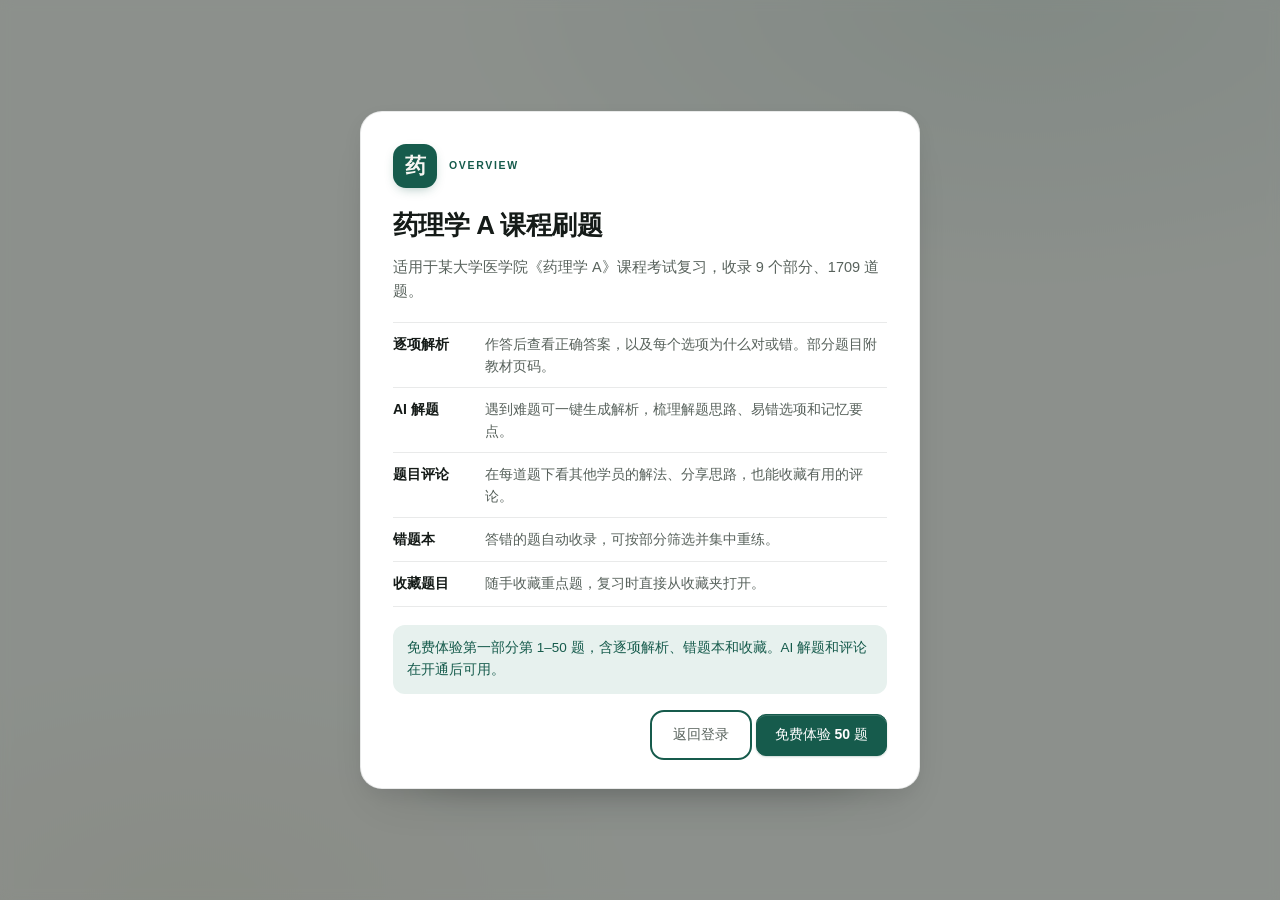
<file: docs/index.html>
<!DOCTYPE html>
<html lang="zh-CN" data-theme="light">
<head>
<meta charset="UTF-8">
<meta name="viewport" content="width=device-width, initial-scale=1.0, viewport-fit=cover">
<meta name="referrer" content="no-referrer">
<meta http-equiv="Content-Security-Policy" content="default-src 'self'; connect-src 'self' https://qjnqnchqqbuzjvlkytjl.supabase.co; style-src 'self' 'unsafe-inline'; object-src 'none'; base-uri 'none'; form-action 'none'">
<title>药理学 · 刷题</title>
<link rel="icon" href="./icon.svg">
<link rel="stylesheet" href="./quiz.css?v=7">
<link rel="stylesheet" href="./portal.css?v=12">
</head>
<body>
<section class="portal" id="login">
  <div class="login-card">
    <div class="portal-head">
      <div class="portal-icon" aria-hidden="true">药</div>
      <span class="portal-eyebrow">PHARMACOLOGY · 10TH ED.</span>
    </div>
    <h1>药理学刷题</h1>
    <p>1709 道题，覆盖 9 个部分 · 逐项解析与云端同步</p>
    <form id="student-form" class="portal-form">
      <label for="student-email">邮箱</label>
      <input id="student-email" type="email" autocomplete="username" required maxlength="254">
      <label for="student-password">密码</label>
      <input id="student-password" type="password" autocomplete="current-password" required maxlength="72">
      <button class="btn primary" type="submit">登录刷题</button>
      <button class="btn ghost" type="button" data-auth-view="register">注册账号</button>
      <div class="auth-links">
        <button type="button" data-auth-view="legacy">旧 ID 迁移</button>
        <button type="button" data-auth-view="recovery">忘记密码</button>
      </div>
    </form>

    <form id="registration-form" class="portal-form" hidden>
      <label for="registration-email">邮箱（登录账号）</label>
      <input id="registration-email" type="email" autocomplete="username" required maxlength="254">
      <a class="btn ghost purchase-link" id="registration-purchase" href="https://m.tb.cn/h.jK5Tm0y?tk=R1ms6hisfuR" target="_blank" rel="noopener noreferrer">去闲鱼购买 · ¥9.90</a>
      <label for="registration-key" id="registration-key-label">闲鱼订单编号</label>
      <input id="registration-key" type="text" autocomplete="off" spellcheck="false" autocapitalize="off"
        required maxlength="128" aria-describedby="registration-hint">
      <p id="registration-hint" class="auth-note">付款后，从闲鱼订单详情复制订单编号。注册通过后，管理员会复核订单。</p>
      <div id="registration-nickname-field" class="admin-field">
        <label for="registration-nickname">昵称（选填）</label>
        <input id="registration-nickname" type="text" autocomplete="nickname" maxlength="40"
          placeholder="留空会生成“学员+四位编号”">
      </div>
      <button class="btn primary" type="submit">发送验证码</button>
      <button class="btn ghost" type="button" data-auth-view="login">返回登录</button>
    </form>

    <form id="verification-form" class="portal-form" hidden>
      <p class="auth-note" id="verification-note"></p>
      <label for="verification-code">邮箱验证码</label>
      <input id="verification-code" type="text" inputmode="numeric" autocomplete="one-time-code"
        pattern="[0-9]{6,10}" maxlength="10" required>
      <label for="verification-password">设置密码</label>
      <input id="verification-password" type="password" autocomplete="new-password" minlength="8"
        maxlength="72" required placeholder="至少 8 个字符">
      <button class="btn primary" id="verification-submit" type="submit">验证并激活账号</button>
      <div class="auth-links">
        <button type="button" id="resend-code">重新发送</button>
        <button type="button" data-auth-view="login">返回登录</button>
      </div>
    </form>
    <p id="login-error" class="auth-message" role="alert" hidden></p>
    <p class="tiny portal-contact">开通或登录异常请联系 <a href="mailto:ShalonPigman176438@hotmail.com">ShalonPigman176438@hotmail.com</a></p>
    <div class="portal-footer">
      <button class="portal-link" id="show-intro" type="button">题库介绍与体验</button>
    </div>
  </div>
</section>
<dialog id="quiz-intro" class="welcome-dialog" aria-labelledby="quiz-intro-title">
  <div class="portal-head">
    <div class="portal-icon" aria-hidden="true">药</div>
    <span class="portal-eyebrow">OVERVIEW</span>
  </div>
  <h2 id="quiz-intro-title">药理学 A 课程刷题</h2>
  <p>适用于某大学医学院《药理学 A》课程考试复习，收录 9 个部分、1709 道题。</p>
  <dl class="welcome-features">
    <div><dt>逐项解析</dt><dd>作答后查看正确答案，以及每个选项为什么对或错。部分题目附教材页码。</dd></div>
    <div><dt>AI 解题</dt><dd>遇到难题可一键生成解析，梳理解题思路、易错选项和记忆要点。</dd></div>
    <div><dt>题目评论</dt><dd>在每道题下看其他学员的解法、分享思路，也能收藏有用的评论。</dd></div>
    <div><dt>错题本</dt><dd>答错的题自动收录，可按部分筛选并集中重练。</dd></div>
    <div><dt>收藏题目</dt><dd>随手收藏重点题，复习时直接从收藏夹打开。</dd></div>
  </dl>
  <p class="trial-note">免费体验第一部分第 1–50 题，含逐项解析、错题本和收藏。AI 解题和评论在开通后可用。</p>
  <p class="auth-message" id="trial-error" role="alert" hidden></p>
  <div class="welcome-actions">
    <button class="btn ghost" id="intro-login" type="button">返回登录</button>
    <button class="btn primary" id="start-trial" type="button">免费体验 50 题</button>
  </div>
</dialog>
<dialog id="trial-lock" class="welcome-dialog trial-lock" aria-labelledby="trial-lock-title">
  <span class="portal-eyebrow">FULL ACCESS</span>
  <h2 id="trial-lock-title">开通完整题库</h2>
  <p>体验范围为第一部分第 1–50 题。注册开通后，可练习全部 1709 题、使用 AI 解题并参与评论。</p>
  <div class="welcome-actions">
    <button class="btn ghost" id="close-trial-lock" type="button">继续体验</button>
    <button class="btn primary" id="trial-register" type="button">注册开通 · ¥9.90</button>
  </div>
</dialog>
<div class="app" id="quiz" hidden>
  <aside class="side">
    <div class="brand">
      <div class="brand-row">
        <span class="brand-badge" aria-hidden="true">药</span>
        <div>
          <b>药理学</b>
          <span id="bank-count">1709 questions</span>
        </div>
      </div>
    </div>
    <nav class="nav" id="nav"></nav>
    <div class="side-foot">
      <button class="iconbtn" id="themeBtn"></button>
      <div class="tiny" id="aboutLink" style="cursor:pointer">人卫第 10 版 · 逐项解析<br>云端同步 · 关于题库</div>
    </div>
  </aside>
  <div class="workspace">
    <div class="account-bar">
      <span class="account-label" id="account-label"></span>
      <button type="button" class="sync-status" id="sync-status" aria-live="polite" title="点击立即同步">已同步</button>
      <button type="button" id="sign-out">退出登录</button>
    </div>
    <main id="main"></main>
  </div>
</div>
<div class="mobile-nav" id="mnav" hidden></div>
<div class="modal" id="about">
  <div class="card">
    <span class="portal-eyebrow">ABOUT</span>
    <h3>关于题库</h3>
    <div class="sub">《药理学学习通题库精解》· 人卫第 10 版</div>
    <ul>
      <li>原书共 <b>1710 题</b>，本程序收录 <b>1709 题</b>；第八部分第 144 题原文选项整段缺失，无法作答，未收录。</li>
      <li>原卷有 <b>6 题</b>答案字段与逐项解析矛盾（如"下列哪项错误"却标注全选），已按解析结论校正，题面标有"答案已校正"。</li>
      <li>每题保留 <b>逐项解析</b>；较难题目附教材页码，共 143 处。</li>
      <li>答题记录、练习进度、错题与收藏自动同步。换设备使用同一邮箱登录，即可继续练习。</li>
    </ul>
    <div class="acts">
      <button class="danger" id="resetBtn">清空全部学习记录</button>
      <button class="btn primary" id="aboutClose">知道了</button>
    </div>
  </div>
</div>
<dialog id="ai-purchase-dialog" class="admin-card quota-dialog" aria-labelledby="ai-purchase-title">
  <span class="portal-eyebrow">AI QUOTA</span>
  <h2 id="ai-purchase-title">¥4.90 解锁 100 次额外 AI 解析</h2>
  <p>加购次数独立于每日免费额度，可跨天使用。每天先用免费次数，用完后再扣加购次数。</p>
  <a class="btn primary purchase-link" href="https://m.tb.cn/h.jnzGxCf?tk=MaDJ6hivD7A" target="_blank" rel="noopener noreferrer">去闲鱼购买 · ¥4.90</a>
  <form id="ai-order-form" class="portal-form">
    <label for="ai-order-number">闲鱼订单编号</label>
    <input id="ai-order-number" type="text" inputmode="numeric" autocomplete="off" pattern="[0-9]{15,24}"
      maxlength="24" required placeholder="粘贴付款后的订单编号">
    <p id="ai-order-feedback" class="admin-feedback" role="status">提交后，管理员核对订单并发放额度。</p>
    <button class="btn primary" type="submit">提交订单</button>
    <button class="btn ghost" id="close-ai-purchase" type="button">关闭</button>
  </form>
</dialog>
<div class="sheet" id="sheet"><div class="panel" id="sheetPanel"></div></div>
<script type="module" src="./quiz.js?v=11"></script>
</body>
</html>
</file>
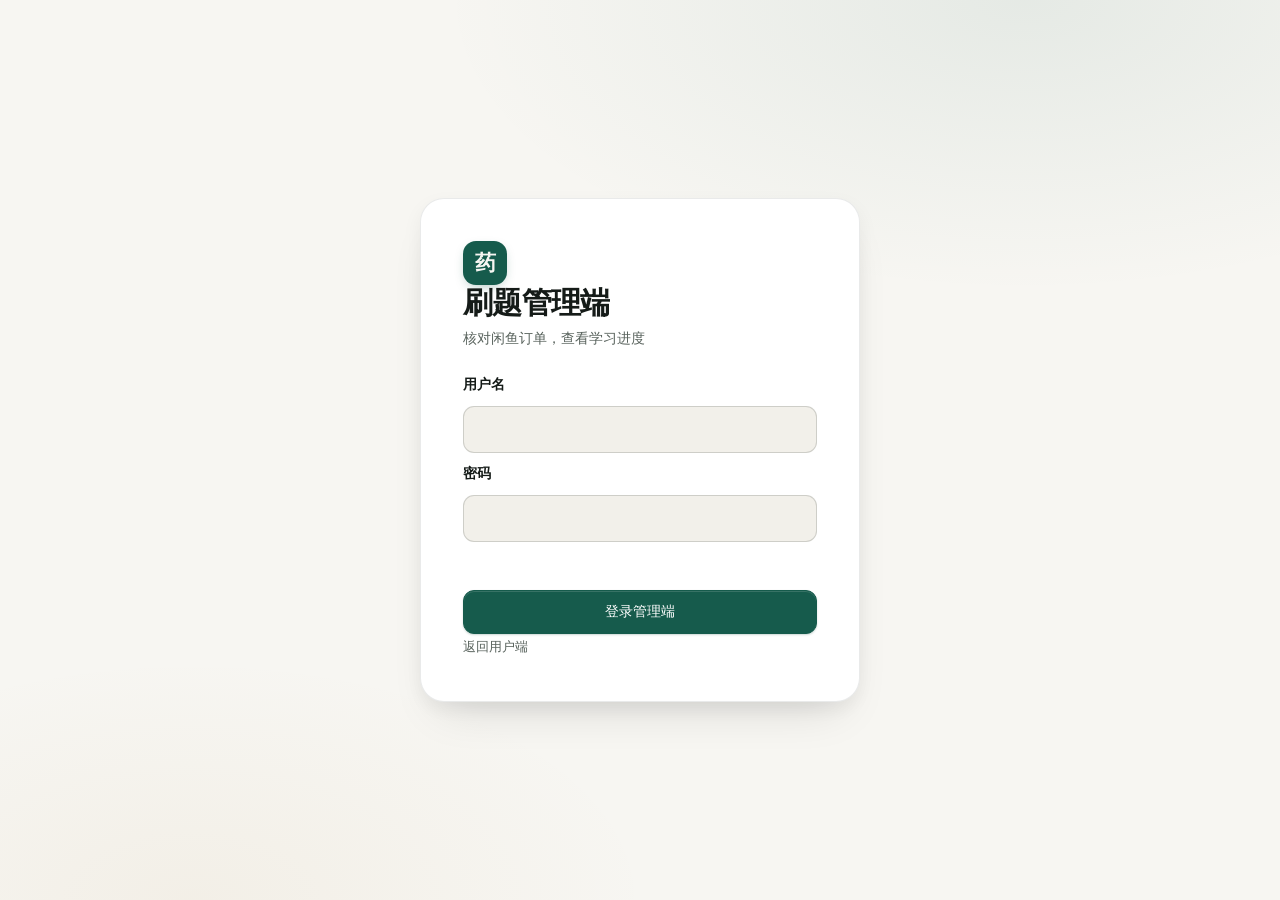
<file: docs/admin/index.html>
<!doctype html>
<html lang="zh-CN" data-theme="light">
<head>
  <meta charset="utf-8">
  <meta name="viewport" content="width=device-width, initial-scale=1">
  <meta name="referrer" content="no-referrer">
  <meta name="robots" content="noindex">
  <meta http-equiv="Content-Security-Policy" content="default-src 'self'; connect-src https://qjnqnchqqbuzjvlkytjl.supabase.co; style-src 'self'; object-src 'none'; base-uri 'none'; form-action 'none'">
  <title>药理学刷题 · 管理端</title>
  <link rel="icon" href="../icon.svg">
  <link rel="stylesheet" href="../quiz.css?v=6">
  <link rel="stylesheet" href="../portal.css?v=10">
</head>
<body>
<section class="portal" id="login">
  <div class="login-card">
    <div class="portal-icon" aria-hidden="true">药</div>
    <h1>刷题管理端</h1>
    <p>核对闲鱼订单，查看学习进度</p>
    <form class="portal-form" id="admin-form">
      <label for="admin-username">用户名</label>
      <input id="admin-username" type="text" autocomplete="username" spellcheck="false" autocapitalize="off" required maxlength="40">
      <label for="admin-password">密码</label>
      <input id="admin-password" type="password" autocomplete="current-password" required maxlength="72">
      <p id="login-error" class="form-error" role="alert"></p>
      <button class="btn primary" type="submit">登录管理端</button>
    </form>
    <a class="portal-link" href="../?v=10">返回用户端</a>
  </div>
</section>

<main class="admin-shell" id="dashboard" hidden>
  <header>
    <div><h1>刷题管理端</h1><small id="admin-account"></small></div>
    <div><a href="../?v=10">打开用户端</a><button type="button" id="sign-out">退出登录</button></div>
  </header>
  <section class="admin-card">
    <h2>闲鱼订单</h2>
    <p>注册订单可先开通。核验不通过时，平台会停用对应账号。AI 订单审核通过后发放 100 次额度。</p>
    <div class="order-toolbar">
      <label for="order-filter">审核状态</label>
      <select id="order-filter">
        <option value="pending">待核对</option>
        <option value="approved">已通过</option>
        <option value="rejected">未通过</option>
      </select>
      <button class="btn" type="button" id="orders-reload">刷新</button>
    </div>
    <p id="orders-empty" hidden>没有这个状态的订单。</p>
    <div class="admin-table-wrap" id="orders-table-wrap" hidden>
      <table class="admin-table">
        <thead><tr><th scope="col">闲鱼订单编号</th><th scope="col">类型</th><th scope="col">学员</th><th scope="col">提交时间</th><th scope="col">操作</th></tr></thead>
        <tbody id="orders-table"></tbody>
      </table>
    </div>
    <div class="order-toolbar" id="orders-pages" hidden>
      <button class="btn" type="button" id="orders-prev">上一页</button>
      <button class="btn" type="button" id="orders-next">下一页</button>
    </div>
    <p class="admin-feedback" id="feedback" role="status"></p>
  </section>

  <section class="admin-card admin-roster">
    <header>
      <h2>学员与学习进度 <small id="student-count"></small></h2>
      <button class="btn" type="button" id="reload">刷新</button>
    </header>
    <p id="empty-list">还没有学员，注册后可在此查看。</p>
    <div class="admin-table-wrap" id="table-wrap" hidden>
      <table class="admin-table">
        <thead><tr><th scope="col">学员</th><th scope="col">状态</th><th scope="col">已练题数</th><th scope="col">作答次数</th><th scope="col">正确率</th><th scope="col">错题</th><th scope="col">最近活动</th><th scope="col">AI 额度</th><th scope="col">操作</th></tr></thead>
        <tbody id="roster"></tbody>
      </table>
    </div>
  </section>
  <section class="admin-card" id="student-detail" hidden>
    <header><h2 id="detail-title">学员详情</h2><button class="btn" id="close-detail" type="button">关闭详情</button></header>
    <label>查看范围 <select id="detail-filter"><option value="comments">有评论的题</option><option value="all">全部学习记录</option><option value="wrong">待复习错题</option></select></label>
    <div id="detail-content"></div>
  </section>
  <section class="admin-card">
    <h2>AI 解析设置</h2>
    <p>填写你申请的模型 API Key 并启用后，学员可使用 AI 一键解析。调用仅发送当前题目和题库解析。</p>
    <form id="ai-form" class="ai-form">
      <label>模型服务商<select id="ai-provider"><option value="doubao">豆包 · 火山方舟</option><option value="gemini">Google Gemini</option><option value="siliconflow">硅基流动</option></select></label>
      <label>模型或推理接入点 ID<input id="ai-model" required maxlength="200" placeholder="例如 doubao-seed-2-0-mini-260428"></label>
      <label>API Key<input id="ai-key" type="password" autocomplete="off" maxlength="1024" placeholder="已有密钥时，留空可继续使用"></label>
      <label>普通学员默认每日免费额度<input id="ai-limit" type="number" min="1" max="100" value="20" required></label>
      <label><input id="ai-enabled" type="checkbox">启用 AI 解析</label>
      <p id="ai-state" role="status"></p>
      <button type="submit" class="btn primary">保存 AI 设置</button>
    </form>
    <p>服务商的免费额度以账户控制台为准。可先使用豆包的安心体验模式，或查看 Gemini 的免费层。</p>
    <p><a href="https://signin.volcengine.com/auth/signup" target="_blank" rel="noreferrer">注册火山引擎</a> · <a href="https://ark.volcengine.com/region:cn-beijing/apikey" target="_blank" rel="noreferrer">火山方舟 API Key</a> · <a href="https://docs.volcengine.com/docs/ark/free-inference-quota?lang=zh" target="_blank" rel="noreferrer">豆包免费额度说明</a> · <a href="https://ai.google.dev/gemini-api/docs/pricing" target="_blank" rel="noreferrer">Gemini 免费层说明</a></p>
  </section>
  <dialog id="quota-dialog" class="admin-card quota-dialog">
    <h2 id="quota-title">学员 AI 额度</h2>
    <p id="quota-status"></p>
    <form id="quota-form" class="ai-form">
      <label>每日免费次数（留空使用默认）<input id="quota-daily" type="number" min="0" max="1000"></label>
      <button type="submit" class="btn primary">保存每日次数</button>
    </form>
    <form id="balance-form" class="ai-form">
      <label>调整升级余额（负数扣减）<input id="quota-adjustment" type="number" min="-100000" max="100000" required></label>
      <button type="submit" class="btn">确认调整</button>
      <button type="button" id="quota-package" class="btn">确认到账并充值</button>
    </form>
    <p id="quota-feedback" role="status"></p>
    <button type="button" class="btn" id="quota-close">关闭</button>
  </dialog>
</main>
<script type="module" src="./admin.js?v=10"></script>
</body>
</html>
</file>
<file: docs/quiz.css>
:root{
  --bg:#F7F6F2; --bar:#C5DDD5; --surf:#FFFFFF; --surf2:#F2F0EA;
  --ink:#151B18; --ink2:#58625C; --ink3:#8A928C;
  --line:rgba(21,27,24,.09); --line2:rgba(21,27,24,.055); --line-strong:rgba(21,27,24,.16);
  --accent:#165B4C; --accent-2:#10473B; --accent-soft:#E7F1EE; --accent-ring:rgba(22,91,76,.16);
  --btn:#165B4C; --btn-2:#10473B;
  --ok:#1F7A54; --ok-soft:#E7F3EC; --bad:#B84237; --bad-soft:#F9EAE8;
  --amber:#A26D16; --amber-soft:#F9F0DC;
  --shadow-xs:0 1px 2px rgba(15,23,20,.04);
  --shadow:0 2px 6px rgba(15,23,20,.04), 0 12px 28px -14px rgba(15,23,20,.09);
  --shadow-lg:0 8px 20px rgba(15,23,20,.06), 0 24px 48px -20px rgba(15,23,20,.14);
  --ease:cubic-bezier(.22,1,.36,1);
  --r:16px;
}
[data-theme="dark"]{
  --bg:#111315; --bar:#274B43; --surf:#181B1F; --surf2:#20242A;
  --ink:#ECEAE3; --ink2:#A3A8A4; --ink3:#747A76;
  --line:rgba(255,255,255,.085); --line2:rgba(255,255,255,.05); --line-strong:rgba(255,255,255,.15);
  --accent:#56C1A9; --accent-2:#7AD3BF; --accent-soft:rgba(86,193,169,.13); --accent-ring:rgba(86,193,169,.22);
  --btn:#1E6E5D; --btn-2:#25826E;
  --ok:#63C290; --ok-soft:rgba(99,194,144,.14); --bad:#DF8379; --bad-soft:rgba(223,131,121,.14);
  --amber:#DCAD55; --amber-soft:rgba(220,173,85,.14);
  --shadow-xs:0 1px 2px rgba(0,0,0,.28);
  --shadow:0 2px 8px rgba(0,0,0,.32), 0 14px 32px -16px rgba(0,0,0,.55);
  --shadow-lg:0 12px 32px rgba(0,0,0,.45), 0 28px 56px -20px rgba(0,0,0,.7);
}

*{box-sizing:border-box;-webkit-tap-highlight-color:transparent}
html,body{margin:0;padding:0}
html{-webkit-font-smoothing:antialiased;-moz-osx-font-smoothing:grayscale}
body{
  background:var(--bg); color:var(--ink);
  font-family:-apple-system,BlinkMacSystemFont,"PingFang SC","Hiragino Sans GB","Noto Sans SC","Microsoft YaHei",sans-serif;
  font-size:15px; line-height:1.65;
  transition:background-color .25s var(--ease), color .25s var(--ease);
}
button{font-family:inherit;font-size:inherit;color:inherit;background:none;border:none;padding:0;cursor:pointer}
::selection{background:var(--accent-soft);color:var(--accent)}

.app{display:flex;min-height:100vh}

/* ---------- sidebar ---------- */
.side{
  width:248px;flex:0 0 248px;background:var(--surf);border-right:1px solid var(--line);
  padding:24px 16px 18px;display:flex;flex-direction:column;gap:22px;position:sticky;top:0;height:100vh;
}
.brand{padding:0 6px}
.brand-row{display:flex;align-items:center;gap:11px}
.brand-badge{
  width:36px;height:36px;border-radius:11px;display:grid;place-items:center;flex:0 0 36px;
  background:var(--accent);color:#F7F6F2;font-size:17px;font-weight:700;
  box-shadow:0 2px 8px -2px rgba(22,91,76,.35);
}
[data-theme="dark"] .brand-badge{background:var(--accent-soft);color:var(--accent);border:1px solid rgba(86,193,169,.28);box-shadow:none}
.brand b{display:block;font-size:17.5px;letter-spacing:-.01em;font-weight:720;line-height:1.2}
.brand span:not(.brand-badge){display:block;font-size:11px;color:var(--ink3);letter-spacing:.08em;margin-top:2px;text-transform:uppercase;font-variant-numeric:tabular-nums}

.nav{display:flex;flex-direction:column;gap:3px}
.nav button{
  display:flex;align-items:center;gap:11px;padding:9.5px 12px;border-radius:10px;
  color:var(--ink2);font-size:14px;font-weight:500;text-align:left;
  transition:background .18s var(--ease), color .18s var(--ease), transform .15s var(--ease);
}
.nav button:hover{background:var(--surf2);color:var(--ink)}
.nav button:active{transform:scale(.985)}
.nav button.on{background:var(--accent-soft);color:var(--accent);font-weight:620}
.nav button.on svg{stroke:var(--accent)}
.nav svg{width:17px;height:17px;stroke:var(--ink3);fill:none;stroke-width:1.75;stroke-linecap:round;stroke-linejoin:round;flex:0 0 17px;transition:stroke .18s var(--ease)}
.nav .cnt{
  margin-left:auto;font-size:11px;color:var(--ink3);font-variant-numeric:tabular-nums;
  background:var(--surf2);padding:2px 7px;border-radius:999px;font-weight:600;
}
.nav button.on .cnt{background:var(--surf);color:var(--accent)}

.side-foot{margin-top:auto;display:flex;flex-direction:column;gap:4px;border-top:1px solid var(--line);padding-top:14px}
.tiny{font-size:11.5px;color:var(--ink3);line-height:1.6;padding:6px 10px 0;transition:color .18s var(--ease)}
#aboutLink:hover{color:var(--ink2)}
.iconbtn{
  display:flex;align-items:center;gap:9px;font-size:13px;font-weight:500;color:var(--ink2);
  padding:8px 10px;border-radius:9px;text-decoration:none;
  transition:background .18s var(--ease), color .18s var(--ease);
}
.iconbtn:hover{background:var(--surf2);color:var(--ink)}
.iconbtn svg{width:15px;height:15px;stroke:currentColor;fill:none;stroke-width:1.75;stroke-linecap:round;stroke-linejoin:round}

/* ---------- main ---------- */
main{flex:1;min-width:0;padding:34px 46px 96px;max-width:1060px;margin:0 auto;animation:viewIn .35s var(--ease) both}
.page-head{margin-bottom:28px}
.page-head h1{margin:0;font-size:clamp(26px,3.2vw,32px);font-weight:740;letter-spacing:-.025em;line-height:1.18}
.page-head p{margin:8px 0 0;color:var(--ink2);font-size:14px}
.eyebrow{font-size:11px;font-weight:650;letter-spacing:.16em;text-transform:uppercase;color:var(--accent);margin-bottom:8px}

/* ---------- hero ---------- */
.hero{
  background:var(--surf);border:1px solid var(--line);border-radius:var(--r);padding:28px 32px;
  display:flex;align-items:center;gap:36px;box-shadow:var(--shadow);flex-wrap:wrap;
  animation:fadeUp .45s var(--ease) both;
}
.ring{position:relative;width:116px;height:116px;flex:0 0 116px}
.ring .disc{
  width:100%;height:100%;border-radius:50%;
  background:conic-gradient(var(--accent) calc(var(--p) * 1%), var(--surf2) 0);
  display:grid;place-items:center;
  box-shadow:inset 0 0 0 1px var(--line2);
}
.ring .disc::after{content:"";position:absolute;inset:9px;background:var(--surf);border-radius:50%;box-shadow:var(--shadow-xs)}
.ring .mid{position:relative;z-index:1;text-align:center;line-height:1.15}
.ring .mid b{display:block;font-size:25px;font-weight:750;font-variant-numeric:tabular-nums;letter-spacing:-.03em}
.ring .mid span{font-size:11px;color:var(--ink3);margin-top:2px;display:block}
.kpis{display:grid;grid-template-columns:repeat(4,minmax(0,1fr));gap:18px;flex:1;min-width:260px}
.kpi{padding-left:18px;border-left:1px solid var(--line)}
.kpi:first-child{padding-left:0;border-left:0}
.kpi b{display:block;font-size:24px;font-weight:740;font-variant-numeric:tabular-nums;letter-spacing:-.02em;line-height:1.2}
.kpi span{display:block;font-size:12.5px;color:var(--ink3);margin-top:4px}
.kpi small{font-size:12.5px;color:var(--ink3);margin-left:3px;font-weight:450}

/* ---------- quick actions (balanced 3x2 grid) ---------- */
.quick{display:grid;grid-template-columns:repeat(3,minmax(0,1fr));gap:12px;margin:18px 0 38px;animation:fadeUp .5s var(--ease) .05s both}
.qbtn{
  position:relative;background:var(--surf);border:1px solid var(--line);border-radius:14px;
  padding:16px 18px;text-align:left;box-shadow:var(--shadow-xs);
  transition:border-color .22s var(--ease), transform .22s var(--ease), box-shadow .22s var(--ease), background-color .22s var(--ease);
}
.qbtn:hover{border-color:rgba(22,91,76,.32);box-shadow:var(--shadow);transform:translateY(-2px)}
.qbtn:active{transform:translateY(0) scale(.99)}
.qbtn b{display:block;font-size:14.5px;font-weight:640;letter-spacing:-.005em}
.qbtn span{display:block;font-size:12.5px;color:var(--ink3);margin-top:4px;line-height:1.45}
.qbtn.primary{
  background:var(--btn);border-color:var(--btn);color:#fff;
  box-shadow:0 2px 6px rgba(16,71,59,.22), inset 0 1px 0 rgba(255,255,255,.14);
}
.qbtn.primary b{color:#fff}
.qbtn.primary span{color:rgba(255,255,255,.78)}
.qbtn.primary:hover{background:var(--btn-2);border-color:var(--btn-2);box-shadow:0 10px 24px -10px rgba(22,91,76,.45)}

.sec-title{display:flex;align-items:baseline;justify-content:space-between;gap:12px;margin:0 0 16px}
.sec-title h2{margin:0;font-size:16.5px;font-weight:700;letter-spacing:-.01em}
.sec-title em{font-style:normal;font-size:12.5px;color:var(--ink3);font-variant-numeric:tabular-nums}

/* ---------- chapters ---------- */
.chapters{display:grid;grid-template-columns:repeat(3,minmax(0,1fr));gap:13px;animation:fadeUp .55s var(--ease) .09s both}
.chap{
  position:relative;background:var(--surf);border:1px solid var(--line);border-radius:14px;
  padding:17px 18px 15px;text-align:left;box-shadow:var(--shadow-xs);overflow:hidden;
  transition:border-color .22s var(--ease), box-shadow .22s var(--ease), transform .22s var(--ease);
}
.chap::before{
  content:"";position:absolute;top:0;left:0;right:0;height:2px;background:var(--accent);
  transform:scaleX(0);transform-origin:left;transition:transform .3s var(--ease);
}
.chap:hover{border-color:rgba(22,91,76,.28);box-shadow:var(--shadow);transform:translateY(-2px)}
.chap:hover::before{transform:scaleX(1)}
.chap:active{transform:translateY(0) scale(.99)}
.chap .row1{display:flex;justify-content:space-between;align-items:center;color:var(--ink3);font-size:11.5px;letter-spacing:.06em;font-variant-numeric:tabular-nums}
.chap .row1 .no{font-weight:700;color:var(--accent);opacity:.85}
.chap h3{margin:8px 0 14px;font-size:14.8px;font-weight:640;line-height:1.45;color:var(--ink)}
.track{height:4px;background:var(--surf2);border-radius:999px;overflow:hidden}
.track i{display:block;height:100%;background:var(--accent);border-radius:999px;transition:width .5s var(--ease)}
.chap .meta{display:flex;justify-content:space-between;font-size:11.5px;color:var(--ink3);margin-top:9px;font-variant-numeric:tabular-nums}

/* ---------- practice ---------- */
.ptop{
  display:flex;align-items:center;gap:14px;margin-bottom:22px;position:sticky;top:0;z-index:20;
  background:color-mix(in srgb, var(--bg) 86%, transparent);
  backdrop-filter:blur(14px);-webkit-backdrop-filter:blur(14px);
  padding:10px 0 12px;
}
.ptop .mid{flex:1;min-width:0}
.ptop .lbl{display:flex;justify-content:space-between;font-size:12px;color:var(--ink3);margin-bottom:7px;gap:12px;font-variant-numeric:tabular-nums}
.ptop .lbl b{color:var(--ink);font-weight:620;font-size:13px;white-space:nowrap;overflow:hidden;text-overflow:ellipsis}
.bar{height:4px;background:var(--line);border-radius:999px;overflow:hidden}
.bar i{display:block;height:100%;background:var(--accent);border-radius:999px;transition:width .35s var(--ease)}
.round{
  width:36px;height:36px;flex:0 0 36px;border-radius:10px;display:grid;place-items:center;
  border:1px solid var(--line);background:var(--surf);color:var(--ink2);box-shadow:var(--shadow-xs);
  transition:border-color .18s var(--ease), color .18s var(--ease), transform .15s var(--ease);
}
.round:hover{border-color:var(--accent);color:var(--accent)}
.round:active{transform:scale(.95)}
.round svg{width:16px;height:16px;stroke:currentColor;fill:none;stroke-width:1.8;stroke-linecap:round;stroke-linejoin:round}

.qcard{
  background:var(--surf);border:1px solid var(--line);border-radius:18px;
  padding:32px 36px 28px;box-shadow:var(--shadow);animation:viewIn .26s var(--ease) both;
}
.qmeta{display:flex;align-items:center;gap:8px;margin-bottom:16px;flex-wrap:wrap}
.qmeta .qno{font-size:12px;font-weight:600;color:var(--ink3);font-variant-numeric:tabular-nums;letter-spacing:.04em}
.pill{font-size:11px;font-weight:580;padding:2.5px 8px;border-radius:999px;border:1px solid var(--line);color:var(--ink2);letter-spacing:.02em}
.pill.multi{background:var(--accent-soft);border-color:transparent;color:var(--accent)}
.pill.warn{background:var(--amber-soft);border-color:transparent;color:var(--amber)}
.pill.mine{background:var(--bad-soft);border-color:transparent;color:var(--bad)}
.stem{margin:0 0 24px;font-size:18.5px;line-height:1.74;font-weight:630;letter-spacing:-.005em}
.stem .hl{background:linear-gradient(transparent 62%, var(--accent-soft) 0);padding:0 2px}

.opts{display:flex;flex-direction:column;gap:10px}
.opt{
  display:flex;gap:14px;align-items:flex-start;text-align:left;width:100%;
  border:1px solid var(--line);background:var(--surf);border-radius:12px;padding:13px 16px;
  transition:border-color .18s var(--ease), background-color .18s var(--ease), transform .16s var(--ease), box-shadow .18s var(--ease);
}
.opt:hover:not(.done){border-color:var(--line-strong);background:var(--surf2);transform:translateX(2px)}
.opt:active:not(.done){transform:scale(.995)}
.opt .k{
  flex:0 0 26px;height:26px;border-radius:7px;border:1px solid var(--line);background:var(--surf2);
  display:grid;place-items:center;font-size:12.5px;font-weight:650;color:var(--ink2);
  font-variant-numeric:tabular-nums;margin-top:1px;transition:all .18s var(--ease);
}
.opt .body{flex:1;min-width:0;font-size:15px;line-height:1.7;color:var(--ink)}
.opt .ex{display:none;margin-top:8px;font-size:13.2px;line-height:1.68;color:var(--ink2);border-left:2px solid var(--line-strong);padding-left:10px}
.opt .mk{flex:0 0 18px;height:18px;margin-top:4px;opacity:0;transition:opacity .18s var(--ease)}
.opt .mk svg{width:17px;height:17px;stroke-width:2.4;fill:none;stroke-linecap:round;stroke-linejoin:round}
.opt.picked{border-color:var(--accent);background:var(--accent-soft);box-shadow:0 0 0 1px var(--accent)}
.opt.picked .k{background:var(--accent);border-color:var(--accent);color:#fff}
[data-theme="dark"] .opt.picked .k,
[data-theme="dark"] .opt.right .k,
[data-theme="dark"] .opt.bad .k{color:#0B1411}
.opt.done{cursor:default}
.opt.right{border-color:var(--ok);background:var(--ok-soft)}
.opt.right .k{background:var(--ok);border-color:var(--ok);color:#fff}
.opt.right .mk{opacity:1;stroke:var(--ok)}
.opt.bad{border-color:var(--bad);background:var(--bad-soft)}
.opt.bad .k{background:var(--bad);border-color:var(--bad);color:#fff}
.opt.bad .mk{opacity:1;stroke:var(--bad)}
.opt.dim{opacity:.58}
.opt.filled .ex{display:block;animation:fadeUp .22s var(--ease) both}
.opt.right .ex{border-color:rgba(31,122,84,.32)}
.opt.bad .ex{border-color:rgba(184,66,55,.32)}

.verdict{
  margin-top:22px;border-top:1px dashed var(--line-strong);padding-top:18px;
  display:flex;align-items:center;gap:12px;flex-wrap:wrap;font-size:14px;animation:fadeUp .25s var(--ease) both;
}
.verdict .tag{font-weight:700;font-size:15px;display:inline-flex;align-items:center;gap:6px;white-space:nowrap}
.verdict .tag svg{width:16px;height:16px;flex:0 0 16px;stroke:currentColor;fill:none;stroke-width:2.6;stroke-linecap:round;stroke-linejoin:round}
.verdict .tag.ok{color:var(--ok)} .verdict .tag.bad{color:var(--bad)}
.verdict .key{color:var(--ink3);font-size:13px}
.verdict .key b{color:var(--ink);letter-spacing:.14em;font-size:14px;font-weight:700}
.verdict .key b.mine{color:var(--bad)}
.verdict .dot{color:var(--line-strong);font-size:10px}
.warnbox{
  margin-top:14px;background:var(--amber-soft);color:var(--amber);border-radius:10px;
  padding:11px 14px;font-size:13px;line-height:1.65;
}
.bookline{margin-top:14px;display:flex;gap:10px;font-size:13px;color:var(--ink2);line-height:1.68;align-items:flex-start}
.bookline .bk{
  flex:0 0 auto;font-size:11px;font-weight:600;padding:2px 8px;border-radius:999px;background:var(--surf2);
  border:1px solid var(--line);color:var(--ink2);letter-spacing:.04em;margin-top:2px;
}
.noteline{margin-top:11px;font-size:13px;color:var(--ink2);line-height:1.7}

.pfoot{display:flex;align-items:center;gap:10px;margin-top:22px}
.pfoot .sp{flex:1}
.btn{
  display:inline-flex;align-items:center;justify-content:center;gap:7px;height:40px;padding:0 18px;
  border-radius:10px;border:1px solid var(--line);background:var(--surf);font-size:14px;font-weight:550;
  box-shadow:var(--shadow-xs);
  transition:border-color .18s var(--ease), background-color .18s var(--ease), color .18s var(--ease), transform .15s var(--ease), box-shadow .18s var(--ease);
}
.btn:hover:not([disabled]){border-color:var(--line-strong);background:var(--surf2)}
.btn:active:not([disabled]){transform:scale(.98)}
.btn.primary{
  background:var(--btn);border-color:var(--btn);color:#fff;
  box-shadow:0 1px 2px rgba(16,71,59,.22), inset 0 1px 0 rgba(255,255,255,.14);
}
.btn.primary:hover:not([disabled]){background:var(--btn-2);border-color:var(--btn-2);box-shadow:0 6px 16px -6px rgba(22,91,76,.42)}
[data-theme="dark"] .btn.primary,[data-theme="dark"] .qbtn.primary{color:#F2F8F6;border-color:rgba(110,212,188,.28)}
[data-theme="dark"] .qbtn.primary span{color:rgba(242,248,246,.76)}
[data-theme="dark"] .qbtn.primary b{color:#F2F8F6}
.btn.ghost{border-color:transparent;background:transparent;box-shadow:none;color:var(--ink2)}
.btn.ghost:hover:not([disabled]){background:var(--surf2);color:var(--ink)}
.btn[disabled]{opacity:.4;cursor:not-allowed;box-shadow:none}
.btn svg{width:15px;height:15px;stroke:currentColor;fill:none;stroke-width:2;stroke-linecap:round;stroke-linejoin:round}
.kbd{font-size:11px;color:var(--ink3);border:1px solid var(--line);border-bottom-width:2px;border-radius:5px;padding:1px 5px;font-family:inherit}
.favbtn.on{color:var(--amber);border-color:rgba(162,109,22,.35);background:var(--amber-soft)}
.favbtn.on svg{fill:var(--amber);stroke:var(--amber)}

/* ---------- answer sheet ---------- */
.sheet{
  position:fixed;inset:0;z-index:60;background:rgba(15,24,20,.32);
  backdrop-filter:blur(5px);-webkit-backdrop-filter:blur(5px);
  display:none;align-items:flex-start;justify-content:flex-end;
}
.sheet.on{display:flex}
.sheet .panel{
  width:min(410px,92vw);height:100%;background:var(--surf);border-left:1px solid var(--line);
  padding:24px 24px 30px;overflow:auto;box-shadow:var(--shadow-lg);
  animation:slide .28s var(--ease) both;
}
@keyframes slide{from{transform:translateX(28px);opacity:.4}to{transform:none;opacity:1}}
.sheet h3{margin:0 0 4px;font-size:16px;font-weight:700}
.sheet .sub{font-size:12.5px;color:var(--ink3);margin-bottom:18px}
.grid{display:grid;grid-template-columns:repeat(auto-fill,minmax(38px,1fr));gap:7px}
.cell{
  aspect-ratio:1;border-radius:8px;border:1px solid var(--line);font-size:12.5px;
  display:grid;place-items:center;color:var(--ink2);font-variant-numeric:tabular-nums;
  transition:border-color .15s var(--ease), transform .15s var(--ease);
}
.cell:hover{border-color:var(--accent);transform:scale(1.05)}
.cell.cur{outline:2px solid var(--accent);outline-offset:-2px;font-weight:700}
.cell.right{background:var(--ok-soft);border-color:transparent;color:var(--ok);font-weight:650}
.cell.bad{background:var(--bad-soft);border-color:transparent;color:var(--bad);font-weight:650}
.cell.pick{background:var(--accent-soft);border-color:transparent;color:var(--accent);font-weight:700}
.legend{display:flex;gap:14px;font-size:11.5px;color:var(--ink3);margin:14px 0 20px;flex-wrap:wrap}
.legend i{display:inline-block;width:9px;height:9px;border-radius:3px;margin-right:5px;vertical-align:middle}

/* ---------- list ---------- */
.list{display:flex;flex-direction:column;gap:10px}
.item{
  background:var(--surf);border:1px solid var(--line);border-radius:13px;padding:15px 18px;text-align:left;
  display:flex;gap:12px;align-items:flex-start;box-shadow:var(--shadow-xs);
  transition:border-color .2s var(--ease), box-shadow .2s var(--ease), transform .2s var(--ease);
}
.item:hover{border-color:rgba(22,91,76,.3);box-shadow:var(--shadow);transform:translateY(-1px)}
.item .txt{flex:1;min-width:0;font-size:14.5px;line-height:1.64}
.item .meta{font-size:11.5px;color:var(--ink3);margin-top:6px;display:flex;gap:9px;flex-wrap:wrap}
.item .snip{margin-top:7px;font-size:12.5px;line-height:1.62;color:var(--ink3);border-left:2px solid var(--line-strong);padding-left:10px}
.item .badge{flex:0 0 auto;font-size:11px;font-weight:600;padding:2.5px 8px;border-radius:999px;background:var(--surf2);color:var(--ink3);height:fit-content}
.item .chev{flex:0 0 14px;color:var(--ink3);font-size:18px;line-height:1.4;margin-top:1px;transition:transform .2s var(--ease)}
.item:hover .chev{transform:translateX(2px);color:var(--accent)}

/* ---------- stats ---------- */
.cards2{display:grid;grid-template-columns:repeat(auto-fill,minmax(180px,1fr));gap:12px;margin-bottom:32px}
.stat{background:var(--surf);border:1px solid var(--line);border-radius:14px;padding:18px 20px;box-shadow:var(--shadow-xs)}
.stat b{display:block;font-size:25px;font-weight:740;font-variant-numeric:tabular-nums;letter-spacing:-.025em}
.stat span{font-size:12.5px;color:var(--ink3);margin-top:3px;display:block}
.chart{background:var(--surf);border:1px solid var(--line);border-radius:16px;padding:22px 22px 16px;margin-bottom:32px;box-shadow:var(--shadow-xs)}
.chart .row{display:flex;gap:10px}
.chart .row.bars{align-items:flex-end;border-bottom:1px solid var(--line);height:124px}
.chart .row.bars .c{height:100%}
.chart .c{flex:1;display:flex;flex-direction:column;align-items:center;justify-content:flex-end;gap:7px}
.chart .c .v{height:14px;font-size:11px;color:var(--ink3);font-variant-numeric:tabular-nums}
.chart .c i{width:min(100%,28px);background:var(--bar);border-radius:5px 5px 0 0;min-height:3px;flex:0 0 auto;transition:height .5s var(--ease)}
.chart .c.today i{background:var(--btn)}
.chart .c.today .v{color:var(--accent);font-weight:700}
.chart .labs .c{padding-top:9px}
.chart .labs em{font-style:normal;font-size:10.5px;color:var(--ink3);font-variant-numeric:tabular-nums}
.chart .labs .c.today em{color:var(--accent);font-weight:650}
.sbars{display:flex;flex-direction:column;gap:12px}
.sbar{display:grid;grid-template-columns:156px 1fr 104px;gap:16px;align-items:center;font-size:13.5px}
.sbar .nm{color:var(--ink2);white-space:nowrap;overflow:hidden;text-overflow:ellipsis;line-height:1.4}
.sbar .track{height:6px;border-radius:999px}
.sbar .val{display:flex;justify-content:flex-end;align-items:baseline;gap:9px;font-variant-numeric:tabular-nums}
.sbar .val b{font-size:13px;font-weight:650;color:var(--ink)}
.sbar .val span{font-size:11.5px;color:var(--ink3)}

/* ---------- search ---------- */
.searchbox{
  display:flex;align-items:center;gap:11px;border:1px solid var(--line-strong);
  background:var(--surf);border-radius:14px;padding:12px 16px;margin-bottom:20px;box-shadow:var(--shadow-xs);
  transition:border-color .2s var(--ease), box-shadow .2s var(--ease);
}
.searchbox:focus-within{border-color:var(--accent);box-shadow:0 0 0 4px var(--accent-ring)}
.searchbox input{flex:1;border:none;outline:none;background:none;font-size:15px;color:var(--ink)}
.searchbox input::placeholder{color:var(--ink3)}
.searchbox svg{width:18px;height:18px;stroke:var(--ink3);fill:none;stroke-width:1.8}
.searchbox:focus-within svg{stroke:var(--accent)}
mark{background:var(--accent-soft);color:var(--accent);border-radius:3px;padding:0 2px;font-weight:600}

/* ---------- result ---------- */
.result{background:var(--surf);border:1px solid var(--line);border-radius:20px;padding:38px 34px;box-shadow:var(--shadow);text-align:center;animation:fadeUp .35s var(--ease) both}
.result .score{font-size:56px;font-weight:760;letter-spacing:-.04em;font-variant-numeric:tabular-nums;line-height:1.08}
.result .score small{font-size:16px;color:var(--ink3);font-weight:500;margin-left:4px}
.result .sub{color:var(--ink2);font-size:14px;margin-top:8px}
.result .row{display:flex;justify-content:center;gap:42px;margin:28px 0 4px;flex-wrap:wrap}
.result .row div{font-size:12.5px;color:var(--ink3)}
.seg{display:flex;height:8px;border-radius:999px;overflow:hidden;background:var(--surf2);margin:24px 0 8px;gap:2px}
.seg i{display:block;height:100%}
.segcap{display:flex;gap:20px;justify-content:center;font-size:12px;color:var(--ink3);margin-bottom:4px}
.segcap s{text-decoration:none;display:inline-flex;align-items:center;gap:6px}
.segcap u{text-decoration:none;width:8px;height:8px;border-radius:3px;display:inline-block}
.result .row b{display:block;font-size:20px;color:var(--ink);font-variant-numeric:tabular-nums;margin-bottom:2px}

/* ---------- modal ---------- */
.modal{
  position:fixed;inset:0;z-index:70;background:rgba(15,24,20,.44);
  backdrop-filter:blur(6px);-webkit-backdrop-filter:blur(6px);
  display:none;align-items:center;justify-content:center;padding:20px;
}
.modal.on{display:flex}
.modal .card{
  background:var(--surf);border-radius:22px;border:1px solid var(--line);max-width:520px;width:100%;
  padding:28px 30px;box-shadow:var(--shadow-lg);animation:dialogPop .26s var(--ease) both;
}
.modal h3{margin:0 0 4px;font-size:20px;font-weight:720;letter-spacing:-.015em}
.modal .sub{font-size:13px;color:var(--ink3);margin-bottom:18px}
.modal ul{margin:0;padding-left:18px;font-size:13.8px;line-height:1.85;color:var(--ink2)}
.modal li{margin-bottom:7px}
.modal li b{color:var(--ink);font-weight:620}
.modal .acts{display:flex;justify-content:space-between;align-items:center;gap:10px;margin-top:24px;border-top:1px solid var(--line);padding-top:16px}
.danger{font-size:13px;color:var(--bad);font-weight:550;padding:6px 10px;border-radius:8px;transition:background .18s var(--ease)}
.danger:hover{background:var(--bad-soft)}
.empty{text-align:center;padding:72px 20px;color:var(--ink3)}
.empty b{display:block;font-size:15.5px;color:var(--ink2);margin-bottom:6px}
.empty p{margin:0;font-size:13.5px}

.stack{display:flex;flex-direction:column;gap:12px}
.mobile-nav{display:none}

@keyframes fadeUp{from{opacity:0;transform:translateY(10px)}to{opacity:1;transform:none}}
@keyframes viewIn{from{opacity:0}to{opacity:1}}
@keyframes dialogPop{from{opacity:0;transform:translateY(10px) scale(.975)}to{opacity:1;transform:none}}

@media (max-width:960px){
  .quick{grid-template-columns:repeat(2,minmax(0,1fr))}
  .chapters{grid-template-columns:repeat(2,minmax(0,1fr))}
}

@media (max-width:900px){
  .side{display:none}
  main{padding:18px 16px 160px;max-width:100%}
  .page-head h1{font-size:23px}
  .hero{padding:20px;gap:20px;display:grid;grid-template-columns:84px 1fr;align-items:center}
  .ring{width:84px;height:84px;flex-basis:84px}
  .ring .mid b{font-size:20px}
  .ring .mid span{font-size:10px}
  .kpis{display:grid;grid-template-columns:1fr 1fr;gap:14px 12px;min-width:0}
  .kpi{padding-left:0;border-left:0}
  .kpi b{font-size:19px}
  .kpi b small{font-size:11px}
  .kpi span{font-size:11.5px}
  .chapters{grid-template-columns:1fr 1fr;gap:10px}
  .chap{padding:13px 14px 12px}
  .chap h3{margin:6px 0 10px;font-size:13.5px;line-height:1.4;min-height:36px}
  .chap .meta{font-size:10.5px;margin-top:7px}
  .quick{grid-template-columns:1fr 1fr;gap:10px}
  .qcard{padding:22px 18px 20px;border-radius:14px}
  .stem{font-size:17px}
  .opt{padding:11px 13px;gap:10px}
  .opt .body{font-size:14.5px}
  .pfoot.fix{
    position:fixed;left:0;right:0;bottom:58px;z-index:35;margin:0;
    background:color-mix(in srgb, var(--surf) 90%, transparent);
    backdrop-filter:blur(16px);-webkit-backdrop-filter:blur(16px);
    border-top:1px solid var(--line);
    padding:9px 14px calc(9px + env(safe-area-inset-bottom));gap:8px;
  }
  .pfoot.fix .btn{height:42px;padding:0 15px;white-space:nowrap}
  .pfoot.fix .btn.ghost{padding:0 12px}
  .sbar{grid-template-columns:100px 1fr 52px;gap:9px}
  .mobile-nav{
    display:flex;position:fixed;bottom:0;left:0;right:0;height:58px;
    background:color-mix(in srgb, var(--surf) 92%, transparent);
    backdrop-filter:blur(16px);-webkit-backdrop-filter:blur(16px);
    border-top:1px solid var(--line);z-index:40;padding-bottom:env(safe-area-inset-bottom);
  }
  .mobile-nav button{flex:1;display:flex;flex-direction:column;align-items:center;justify-content:center;gap:3px;font-size:10px;color:var(--ink3);transition:color .15s var(--ease)}
  .mobile-nav button.on{color:var(--accent);font-weight:600}
  .mobile-nav svg{width:19px;height:19px;stroke:currentColor;fill:none;stroke-width:1.75;stroke-linecap:round;stroke-linejoin:round}
  .result{padding:26px 18px}
}

@media (prefers-reduced-motion:reduce){
  *,*::before,*::after{animation-duration:.01ms !important;animation-iteration-count:1 !important;transition-duration:.01ms !important}
}
</file>
<file: docs/portal.css>
[hidden] { display: none !important; }
:focus-visible { outline: 2px solid var(--accent); outline-offset: 2px; }
a { color: var(--accent); text-underline-offset: 3px; }
button:disabled { cursor: default; }

/* ---------- Login Portal ---------- */
.portal {
  min-height: 100svh;
  display: grid;
  place-items: center;
  padding: 28px 16px;
  background-color: var(--bg);
  background-image:
    radial-gradient(ellipse 70% 50% at 80% 0%, rgba(22, 91, 76, 0.08), transparent 65%),
    radial-gradient(ellipse 60% 45% at 15% 100%, rgba(162, 109, 22, 0.05), transparent 60%);
}

[data-theme="dark"] .portal {
  background-image:
    radial-gradient(ellipse 70% 50% at 80% 0%, rgba(86, 193, 169, 0.09), transparent 65%),
    radial-gradient(ellipse 60% 45% at 15% 100%, rgba(220, 173, 85, 0.05), transparent 60%);
}

.login-card {
  width: min(100%, 440px);
  padding: clamp(28px, 6vw, 42px);
  background: var(--surf);
  border: 1px solid var(--line);
  border-radius: 24px;
  box-shadow: var(--shadow-lg);
  animation: fadeUp 0.45s var(--ease) both;
}

.portal-head {
  display: flex;
  align-items: center;
  gap: 12px;
  margin-bottom: 16px;
}

.portal-eyebrow {
  display: block;
  font-size: 10.5px;
  font-weight: 650;
  letter-spacing: 0.16em;
  color: var(--accent);
}

.portal-icon {
  width: 44px;
  height: 44px;
  display: grid;
  place-items: center;
  background: var(--accent);
  color: #F7F6F2;
  font-size: 21px;
  font-weight: 700;
  border-radius: 13px;
  box-shadow: 0 4px 12px -4px rgba(22, 91, 76, 0.4);
  flex: 0 0 44px;
}

[data-theme="dark"] .portal-icon { background: var(--accent-soft); color: var(--accent); border: 1px solid rgba(86, 193, 169, 0.28); box-shadow: none; }

.login-card h1 {
  margin: 0 0 6px;
  font-size: clamp(24px, 5.8vw, 30px);
  font-weight: 740;
  letter-spacing: -0.025em;
  line-height: 1.18;
}

.login-card > p {
  margin: 0 0 24px;
  color: var(--ink2);
  font-size: 14px;
}

.portal-form { display: grid; gap: 10px; }
.portal-form label { font-size: 13.5px; font-weight: 600; color: var(--ink); }

.portal-form input, .issued input {
  width: 100%;
  min-width: 0;
  border: 1px solid var(--line-strong);
  background: var(--surf2);
  color: var(--ink);
  border-radius: 11px;
  padding: 10px 13px;
  min-height: 44px;
  font: inherit;
  font-size: 15px;
  transition: border-color 0.2s var(--ease), box-shadow 0.2s var(--ease), background-color 0.2s var(--ease);
}

.portal-form input:focus, .issued input:focus {
  outline: none;
  background: var(--surf);
  border-color: var(--accent);
  box-shadow: 0 0 0 3.5px var(--accent-ring);
}

.portal-form .btn { min-height: 44px; border-radius: 11px; }
.portal-form .btn:disabled { opacity: 0.6; }
.portal-form .form-error { margin: 2px 0; min-height: 24px; font-size: 13px; color: var(--bad); }

.portal-contact {
  margin: 16px 0 0 !important;
  padding: 14px 0 0 !important;
  border-top: 1px solid var(--line);
}

.login-card .portal-link {
  display: inline-flex;
  align-items: center;
  gap: 4px;
  font-size: 13px;
  font-weight: 550;
  color: var(--ink2);
  text-decoration: none;
  transition: color 0.18s var(--ease);
}

.login-card .portal-link:hover { color: var(--accent); }

/* ---------- Workspace Account Bar ---------- */
.workspace { flex: 1; min-width: 0; }
.workspace > main { padding-top: 26px; }

.account-bar {
  display: flex;
  flex-wrap: wrap;
  align-items: center;
  gap: 8px 16px;
  justify-content: space-between;
  min-height: 46px;
  padding: 8px 28px;
  background: var(--surf);
  border-bottom: 1px solid var(--line);
  font-size: 13px;
}

.account-bar .account-label {
  min-width: 0;
  overflow-wrap: anywhere;
  color: var(--ink2);
  font-weight: 520;
  flex: 1;
}

.account-bar button {
  color: var(--accent);
  padding: 4px 8px;
  border-radius: 7px;
  font-weight: 550;
  transition: background-color 0.16s var(--ease), color 0.16s var(--ease);
}

.account-bar button:hover { background: var(--accent-soft); }
.sync-status { color: var(--ink3) !important; font-weight: 500 !important; }
.sync-status:hover { color: var(--ink) !important; background: var(--surf2) !important; }
.sync-status[data-state='error'] { color: var(--bad) !important; }

/* ---------- Admin & Legacy Utility ---------- */
.admin-shell { max-width: 1080px; width: 100%; margin: 0 auto; padding: 28px 23px 60px; }
.admin-shell h1 { margin: 0; font-size: clamp(22px, 5vw, 29px); }
.admin-shell header, .admin-roster header { display: flex; flex-wrap: wrap; gap: 12px; justify-content: space-between; align-items: center; }
.admin-shell header a { font-size: 13px; }
.admin-shell header button { margin-left: 12px; }
.admin-shell h2 { font-size: 17px; margin: 0 0 10px; }
.admin-card { background: var(--surf); border: 1px solid var(--line); padding: 22px; border-radius: 20px; margin-top: 19px; box-shadow: var(--shadow); }
.admin-card p { color: var(--ink2); font-size: 14px; margin: 4px 0 14px; }
.admin-form { grid-template-columns: minmax(125px, 290px) minmax(150px, 290px) auto; justify-content: start; align-items: end; }
.admin-field { display: grid; gap: 6px; }
.admin-form .btn { padding-inline: 13px; white-space: nowrap; }
.issued { margin-top: 14px; padding: 12px; border-radius: 10px; background: var(--accent-soft); }
.issued div { display: flex; align-items: center; gap: 8px; }
.issued input { font-family: ui-monospace, monospace; font-size: 13px; background: var(--surf); }
.admin-feedback { padding: 0; margin: 12px 0 0; color: var(--ink2); min-height: 20px; font-size: 13px; }
.admin-feedback[data-error='true'] { color: var(--bad); }
.admin-table-wrap { overflow-x: auto; }
.admin-table { width: 100%; border-collapse: collapse; margin-top: 6px; text-align: left; font-size: 13px; }
.admin-table td, .admin-table th { padding: 10px; white-space: nowrap; border-bottom: 1px solid var(--line2); }
.admin-table th { color: var(--ink2); }
.admin-table td:first-child { white-space: normal; min-width: 110px; max-width: 230px; overflow-wrap: anywhere; }
.admin-table small { color: var(--ink2); }
.admin-table button { color: var(--accent); padding: 4px; }

/* ---------- Study Tools, AI & Comments ---------- */
.study-tools, .study-filters, .study-controls {
  display: flex;
  flex-wrap: wrap;
  gap: 8px;
  margin: 18px 0;
  align-items: center;
}

.study-tools .btn {
  height: 34px;
  padding: 0 13px;
  font-size: 13px;
  border-radius: 999px;
}

.study-note, .study-ai {
  margin-top: 20px;
  padding-top: 18px;
  border-top: 1px solid var(--line);
}

.study-note label { font-weight: 620; }
.study-note .tiny, .study-ai .tiny { padding: 6px 0 0; }

.study-note textarea, .comment-form textarea {
  width: 100%;
  resize: vertical;
  min-height: 96px;
  padding: 12px 14px;
  font: inherit;
  line-height: 1.65;
  border: 1px solid var(--line-strong);
  border-radius: 11px;
  background: var(--surf2);
  color: var(--ink);
  transition: border-color 0.18s var(--ease), box-shadow 0.18s var(--ease);
}

.study-note textarea:focus, .comment-form textarea:focus {
  outline: none;
  background: var(--surf);
  border-color: var(--accent);
  box-shadow: 0 0 0 3.5px var(--accent-ring);
}

.ai-answer, .note-preview {
  white-space: pre-wrap;
  overflow-wrap: anywhere;
  line-height: 1.72;
  font-size: 14.2px;
  color: var(--ink);
}

.study-row { display: flex; align-items: center; gap: 8px; }
.study-row > .item { flex: 1; min-width: 0; }
.study-row > .btn { flex-shrink: 0; }

.study-controls select, .ai-form input, .ai-form select {
  font: inherit;
  padding: 8px 11px;
  border: 1px solid var(--line-strong);
  border-radius: 9px;
  background: var(--surf);
  color: var(--ink);
}

.ai-form { display: grid; gap: 10px; max-width: 600px; }
.ai-form label { display: grid; gap: 4px; }
.ai-form label:has(input[type="checkbox"]) { display: flex; align-items: center; }
.detail-question { padding: 16px 0; border-bottom: 1px solid var(--line); }
.detail-question h3 { font-size: 15px; margin: 4px 0; }
.detail-question p { white-space: pre-wrap; overflow-wrap: anywhere; }

.comment-panel summary, .study-note summary {
  cursor: pointer;
  font-weight: 620;
  font-size: 14px;
  color: var(--ink);
  user-select: none;
}

.comment-entry { padding: 14px 0; border-bottom: 1px solid var(--line); }
.comment-entry p { overflow-wrap: anywhere; white-space: pre-wrap; margin: 8px 0; font-size: 14px; }
.comment-meta { display: flex; gap: 10px; align-items: baseline; flex-wrap: wrap; overflow-wrap: anywhere; }
.comment-meta time { color: var(--ink3); font-size: 12px; }
.comment-form { padding-top: 15px; }
.comment-form .btn { margin-right: 6px; margin-top: 8px; }

.cell.previousRight { background: var(--ok-soft); color: var(--ok); border: 1px dashed var(--ok); }
.cell.previousWrong { background: var(--bad-soft); color: var(--bad); border: 1px dashed var(--bad); }
.legend .cell { min-width: 0; min-height: 0; padding: 0; }

/* ---------- Dialogs ---------- */
.quota-dialog {
  width: min(94vw, 460px);
  margin: auto;
  color: var(--ink);
  border-radius: 22px;
  padding: clamp(22px, 4vw, 30px);
  box-shadow: var(--shadow-lg);
}
.quota-dialog[open] { animation: dialogPop 0.26s var(--ease) both; }
.quota-dialog::backdrop {
  background: rgba(15, 24, 20, 0.46);
  backdrop-filter: blur(6px);
  -webkit-backdrop-filter: blur(6px);
}
.quota-dialog form + form { margin-top: 18px; }

.auth-links { display: flex; flex-wrap: wrap; justify-content: space-between; gap: 8px; padding-top: 4px; }
.auth-links button { color: var(--ink2); padding: 6px 0; font-size: 13px; transition: color 0.18s var(--ease); }
.auth-links button:hover { color: var(--accent); }
.login-card .auth-note { margin: 0 0 3px; font-size: 13px; color: var(--ink2); overflow-wrap: anywhere; }
.login-card .auth-message { margin: 12px 0 0; font-size: 13px; color: var(--ink2); }
.login-card .auth-message[data-error='true'] { color: var(--bad); }

.purchase-link {
  display: inline-flex;
  align-items: center;
  justify-content: center;
  min-height: 42px;
  width: fit-content;
  text-decoration: none;
}
#ai-purchase-dialog .purchase-link { margin: 0 0 14px; }
.order-toolbar { display: flex; flex-wrap: wrap; gap: 8px; align-items: center; margin: 0 0 8px; }
.order-toolbar select { font: inherit; color: var(--ink); background: var(--surf); padding: 6px; border: 1px solid var(--line); border-radius: 7px; }
.order-actions { display: flex; gap: 10px; }

.portal-footer {
  display: flex;
  flex-wrap: wrap;
  justify-content: space-between;
  gap: 8px 18px;
  align-items: center;
  margin-top: 14px;
}
.portal-footer button { padding: 0; }

.welcome-dialog {
  width: min(calc(100% - 24px), 560px);
  max-height: calc(100dvh - 28px);
  margin: auto;
  padding: clamp(22px, 4vw, 32px);
  border: 1px solid var(--line);
  border-radius: 22px;
  background: var(--surf);
  color: var(--ink);
  box-shadow: var(--shadow-lg);
  overflow: auto;
}
.welcome-dialog[open] { animation: dialogPop 0.28s var(--ease) both; }
.welcome-dialog::backdrop {
  background: rgba(15, 24, 20, 0.46);
  backdrop-filter: blur(6px);
  -webkit-backdrop-filter: blur(6px);
}
.welcome-dialog h2 { margin: 0 0 8px; font-size: clamp(21px, 4.5vw, 26px); font-weight: 730; letter-spacing: -0.02em; }
.welcome-dialog p { margin: 0; line-height: 1.68; color: var(--ink2); font-size: 14.5px; }
.welcome-features { margin: 18px 0; border-top: 1px solid var(--line); }
.welcome-features div {
  display: grid;
  grid-template-columns: 82px minmax(0, 1fr);
  align-items: baseline;
  gap: 10px;
  border-bottom: 1px solid var(--line);
  padding: 10px 0;
  font-size: 14px;
}
.welcome-features dt { font-weight: 640; color: var(--ink); }
.welcome-features dd { margin: 0; line-height: 1.58; color: var(--ink2); }
.welcome-dialog .trial-note {
  padding: 12px 14px;
  border-radius: 12px;
  background: var(--accent-soft);
  color: var(--accent);
  font-size: 13.5px;
  font-weight: 520;
}
.welcome-actions { display: flex; flex-wrap: wrap; justify-content: flex-end; gap: 8px; margin-top: 20px; }
.welcome-actions .btn { min-height: 42px; }
.welcome-dialog #trial-error { color: var(--bad); margin-top: 10px; font-size: 13px; }
.trial-lock { max-width: 420px; }
.chap[data-trial-locked] .meta span:last-child { color: var(--accent); font-weight: 580; }
.trial-locked-row .meta { color: var(--accent); }

/* ---------- AI Progress Bar ---------- */
.ai-progress {
  height: 6px;
  margin-bottom: 12px;
  border-radius: 999px;
  background: var(--accent-soft);
  overflow: hidden;
}
.ai-progress span {
  display: block;
  width: 36%;
  height: 100%;
  border-radius: inherit;
  background: linear-gradient(90deg, transparent, var(--accent), transparent);
  animation: ai-progress-sweep 1.4s cubic-bezier(.5, .1, .45, .95) infinite;
}
@keyframes ai-progress-sweep { from { transform: translateX(-110%); } to { transform: translateX(290%); } }

@media (max-width: 600px) {
  .account-bar { padding: 8px 14px; gap: 6px 10px; }
  .admin-shell { padding: 22px 12px 40px; }
  .admin-card { padding: 16px; }
  .admin-form { grid-template-columns: minmax(0, 1fr); justify-content: stretch; }
  .study-row { align-items: stretch; flex-direction: column; }
  .study-row > .btn { align-self: flex-start; }
  .study-tools .btn { font-size: 12px; padding-inline: 10px; }
  .mobile-nav button { font-size: 9.5px; }
  .welcome-features div { grid-template-columns: 1fr; gap: 2px; }
}

@media (prefers-reduced-motion: reduce) {
  .ai-progress span { transform: translateX(85%); animation: none; }
}
</file>
